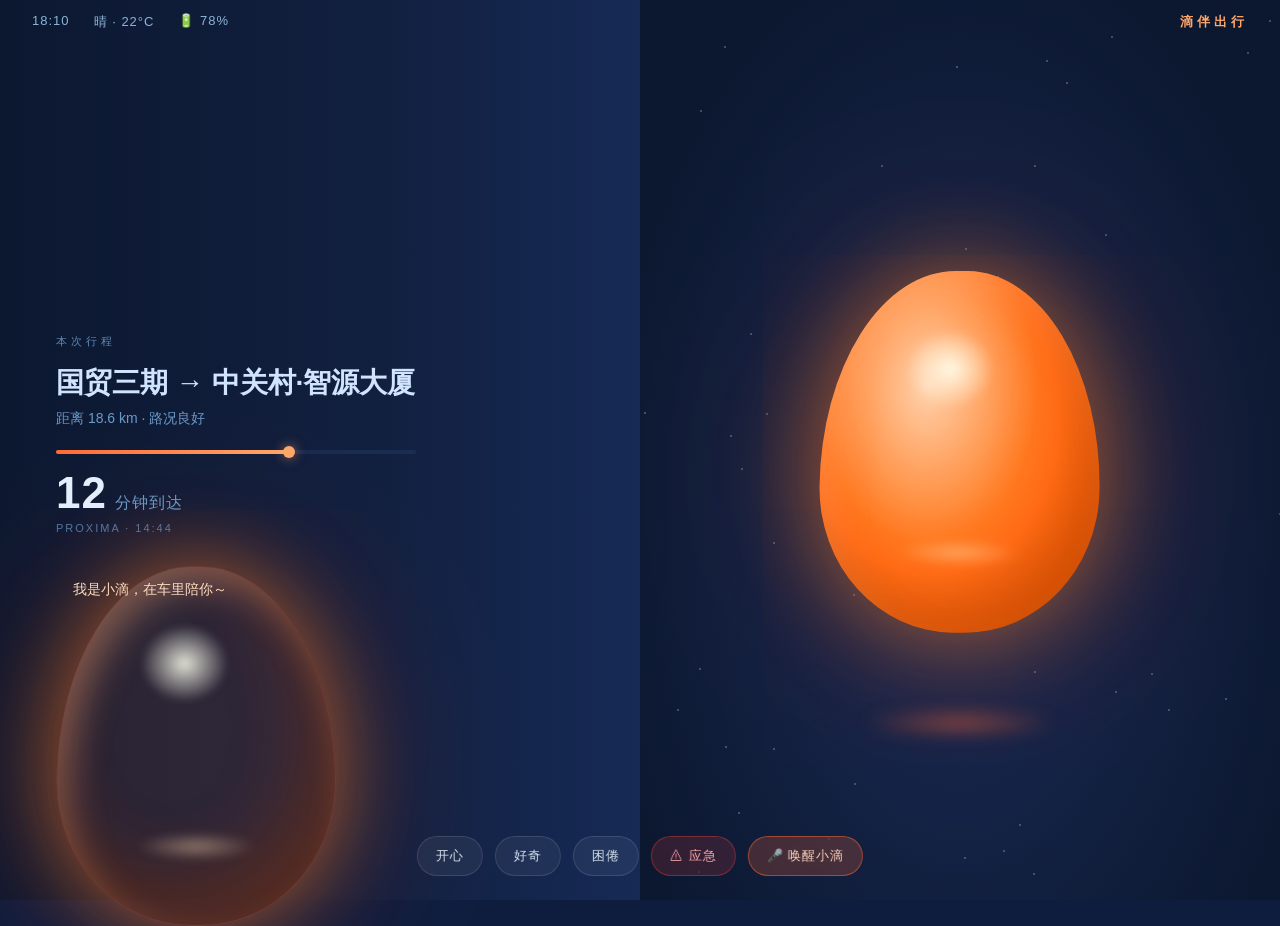
<file: demo/robotaxi-didi-demo-v3.html>
<!DOCTYPE html>
<html lang="zh-CN">
<head>
<meta charset="UTF-8">
<meta name="viewport" content="width=1920">
<title>滴伴出行 - Robotaxi 座舱 AI 伴侣</title>
<style>
* { margin: 0; padding: 0; box-sizing: border-box; }

body {
  width: 100vw; height: 100vh; overflow: hidden;
  background: #0e1d3e;
  font-family: -apple-system, 'PingFang SC', 'Microsoft YaHei', sans-serif;
  color: #e0ecff;
  user-select: none;
  -webkit-font-smoothing: antialiased;
}

/* ============ 整体布局 ============ */
.layout {
  width: 100vw; height: 100vh;
  display: grid;
  grid-template-columns: 1fr 1fr;
  position: relative;
}

/* ============ 顶部状态栏 ============ */
.statusbar {
  position: absolute; top: 0; left: 0; right: 0; height: 44px;
  display: flex; align-items: center; justify-content: space-between;
  padding: 0 32px;
  z-index: 100;
  font-size: 13px; color: #8ab4d8;
  letter-spacing: 1px;
}
.statusbar .left-info { display: flex; gap: 24px; }
.statusbar .brand {
  font-weight: 600; color: #FFA76B;
  letter-spacing: 4px;
}

/* ============ 左侧：行程 + 对话 ============ */
.left {
  background: linear-gradient(90deg, #0c1830 0%, #122040 60%, #162a56 100%);
  display: flex; flex-direction: column; justify-content: center;
  padding: 64px 56px;
  z-index: 10;
}
.trip-label {
  font-size: 11px; color: #5a8ab8; letter-spacing: 4px;
  margin-bottom: 14px;
}
.trip-route {
  font-size: 28px; font-weight: 600; color: #d0e4ff;
  margin-bottom: 8px; line-height: 1.4;
}
.trip-detail {
  font-size: 14px; color: #6a9ac8;
  margin-bottom: 22px;
}
.progress-bar {
  height: 4px; background: rgba(100,150,220,0.1);
  border-radius: 3px; position: relative;
  margin-bottom: 14px; max-width: 360px;
}
.progress-fill {
  height: 100%; width: 65%;
  background: linear-gradient(90deg, #FF6B35, #FFA76B);
  border-radius: 3px; position: relative;
}
.progress-fill::after {
  content: ''; position: absolute; right: -5px; top: -4px;
  width: 12px; height: 12px;
  background: #FFA76B; border-radius: 50%;
  box-shadow: 0 0 12px rgba(255, 167, 107, 0.6);
}
.trip-time {
  font-size: 44px; font-weight: 700; color: #e4f0ff;
  margin-bottom: 4px; letter-spacing: 1px;
}
.trip-time span {
  font-size: 16px; color: #6a9ac8; font-weight: 400;
  margin-left: 8px;
}
.trip-sub {
  font-size: 11px; color: #4a7aa8; letter-spacing: 2px;
  margin-bottom: 32px;
}

/* ============ 对话区 ============ */
.chat {
  flex: 0 0 auto; max-height: 220px;
  display: flex; flex-direction: column; gap: 10px;
  max-width: 380px;
  overflow: hidden;
}
.msg {
  max-width: 90%; padding: 11px 16px; border-radius: 14px;
  font-size: 14px; line-height: 1.6; opacity: 0;
  animation: msgFadeUp 0.4s ease forwards;
}
.msg.user {
  background: rgba(80, 130, 200, 0.18);
  color: #c0d8f0; align-self: flex-end;
  border: 1px solid rgba(80, 130, 200, 0.25);
}
.msg.didi {
  background: rgba(255, 107, 53, 0.12);
  color: #FFD2B8; align-self: flex-start;
  border: 1px solid rgba(255, 107, 53, 0.3);
}
@keyframes msgFadeUp {
  from { opacity: 0; transform: translateY(8px); }
  to   { opacity: 1; transform: translateY(0); }
}

/* ============ 右侧：小滴舞台 ============ */
.right {
  background: radial-gradient(ellipse at 50% 60%, #1a2a55 0%, #0c1830 80%);
  position: relative; overflow: hidden;
  display: flex; align-items: center; justify-content: center;
}

/* 装饰背景：星点 */
.stars { position: absolute; inset: 0; pointer-events: none; }
.stars span {
  position: absolute;
  width: 2px; height: 2px;
  background: white; border-radius: 50%;
  opacity: 0.3;
  animation: twinkle 4s ease-in-out infinite;
}
@keyframes twinkle {
  0%, 100% { opacity: 0.2; transform: scale(1); }
  50% { opacity: 0.6; transform: scale(1.4); }
}

/* ============ 小滴本体（核心）============ */
.didi-stage {
  position: relative;
  width: 100%; height: 100%;
  display: flex; align-items: center; justify-content: center;
  perspective: 1000px;
}

.didi {
  /* CSS 变量可被 JS 实时修改 */
  --hue: 22deg;
  --sat: 100%;
  --light: 58%;
  --tx: 0px;
  --ty: 0px;
  --scale-y: 1;
  --scale-x: 1;
  --tilt: 0deg;
  --glow-size: 80px;
  --glow-strength: 0.5;

  position: absolute;
  width: 280px; height: 360px;

  /* 水滴形状（顶部稍尖、底部圆润）*/
  border-radius: 48% 48% 48% 48% / 60% 60% 40% 40%;

  background: radial-gradient(
    ellipse at 38% 32%,
    hsl(var(--hue), var(--sat), calc(var(--light) + 25%)) 0%,
    hsl(var(--hue), var(--sat), var(--light)) 45%,
    hsl(var(--hue), calc(var(--sat) - 5%), calc(var(--light) - 15%)) 100%
  );

  box-shadow:
    /* 内部阴影 - 立体感 */
    inset -25px -40px 70px hsla(var(--hue), 100%, 25%, 0.4),
    inset 12px 18px 35px hsla(var(--hue), 100%, 75%, 0.35),
    /* 外部光晕 - 多层 */
    0 0 var(--glow-size) hsla(var(--hue), var(--sat), 60%, var(--glow-strength)),
    0 0 calc(var(--glow-size) * 2) hsla(var(--hue), var(--sat), 50%, calc(var(--glow-strength) * 0.5)),
    0 0 calc(var(--glow-size) * 3) hsla(var(--hue), var(--sat), 40%, calc(var(--glow-strength) * 0.2));

  transform:
    translate(var(--tx), var(--ty))
    scale(var(--scale-x), var(--scale-y))
    rotate(var(--tilt));

  transition:
    --hue 400ms ease,
    --sat 400ms ease,
    --light 400ms ease,
    --glow-size 600ms ease,
    --glow-strength 600ms ease,
    border-radius 400ms ease;

  filter: brightness(1.05) saturate(1.1);
}

/* 顶部高光 */
.didi::before {
  content: '';
  position: absolute;
  top: 16%; left: 30%;
  width: 32%; height: 22%;
  background: radial-gradient(ellipse, rgba(255, 245, 230, 0.85) 0%, transparent 70%);
  border-radius: 50%;
  filter: blur(3px);
  pointer-events: none;
}

/* 底部反光 */
.didi::after {
  content: '';
  position: absolute;
  bottom: 18%; left: 28%;
  width: 44%; height: 8%;
  background: radial-gradient(ellipse, rgba(255, 220, 180, 0.4) 0%, transparent 70%);
  border-radius: 50%;
  filter: blur(4px);
  pointer-events: none;
}

/* listening 状态：顶部凹陷 */
.didi[data-state="listening"] {
  border-radius: 40% 40% 50% 50% / 35% 35% 50% 50%;
}

/* alert 状态：锐利尖顶 */
.didi[data-state="alert"] {
  border-radius: 30% 30% 50% 50% / 70% 70% 35% 35%;
  filter: brightness(1.1) saturate(1.3);
}

/* sleepy 状态：拉扁下沉 */
.didi[data-state="sleepy"] {
  border-radius: 55% 55% 45% 45% / 50% 50% 50% 50%;
  filter: brightness(0.85) saturate(0.7);
}

/* happy 状态：轻微变扁 */
.didi[data-state="happy"] {
  filter: brightness(1.15) saturate(1.2);
}

/* 小滴底部地面光斑 */
.didi-shadow {
  position: absolute;
  bottom: 18%;
  width: 200px; height: 30px;
  background: radial-gradient(ellipse, rgba(255, 107, 53, 0.5) 0%, transparent 70%);
  border-radius: 50%;
  filter: blur(8px);
  z-index: 0;
}

/* ============ 控制栏 ============ */
.controls {
  position: absolute; bottom: 24px; left: 50%;
  transform: translateX(-50%);
  display: flex; gap: 12px;
  z-index: 50;
}
.controls button {
  background: rgba(255, 255, 255, 0.06);
  color: #d8e4f0;
  border: 1px solid rgba(255, 255, 255, 0.12);
  padding: 10px 18px;
  border-radius: 24px;
  font-size: 13px;
  cursor: pointer;
  font-family: inherit;
  letter-spacing: 1px;
  transition: all 200ms ease;
  backdrop-filter: blur(10px);
}
.controls button:hover {
  background: rgba(255, 167, 107, 0.18);
  border-color: rgba(255, 167, 107, 0.4);
  color: #FFD2B8;
  transform: translateY(-2px);
}
.controls button.mic {
  background: rgba(255, 107, 53, 0.22);
  border-color: rgba(255, 107, 53, 0.5);
  color: #FFD2B8;
}
.controls button.emergency {
  background: rgba(220, 60, 60, 0.18);
  border-color: rgba(220, 60, 60, 0.45);
  color: #ffaaaa;
}

/* ============ 主动服务弹窗 ============ */
.invite {
  position: absolute;
  top: 50%; left: 50%;
  transform: translate(-50%, calc(-50% + 200px));
  background: rgba(20, 30, 60, 0.85);
  backdrop-filter: blur(16px);
  border: 1px solid rgba(255, 167, 107, 0.3);
  border-radius: 16px;
  padding: 18px 24px;
  font-size: 14px;
  color: #FFD2B8;
  z-index: 80;
  opacity: 0; pointer-events: none;
  transition: opacity 400ms ease, transform 400ms ease;
  display: flex; align-items: center; gap: 16px;
}
.invite.show {
  opacity: 1;
  transform: translate(-50%, calc(-50% + 180px));
  pointer-events: auto;
}
.invite-options { display: flex; gap: 8px; }
.invite-options button {
  background: rgba(255, 167, 107, 0.15);
  color: #FFD2B8;
  border: 1px solid rgba(255, 167, 107, 0.3);
  padding: 6px 14px; border-radius: 14px;
  font-size: 12px; cursor: pointer;
  font-family: inherit;
}
.invite-options button:hover { background: rgba(255, 167, 107, 0.25); }
</style>
</head>
<body>

<div class="layout">

  <!-- 顶部状态栏 -->
  <div class="statusbar">
    <div class="left-info">
      <span id="clock">14:32</span>
      <span>晴 · 22°C</span>
      <span>🔋 78%</span>
    </div>
    <div class="brand">滴伴出行</div>
  </div>

  <!-- 左侧：行程 + 对话 -->
  <div class="left">
    <div class="trip-label">本次行程</div>
    <div class="trip-route">国贸三期 → 中关村·智源大厦</div>
    <div class="trip-detail">距离 18.6 km · 路况良好</div>
    <div class="progress-bar"><div class="progress-fill"></div></div>
    <div class="trip-time">12<span>分钟到达</span></div>
    <div class="trip-sub">PROXIMA · 14:44</div>
    <div class="chat" id="chat"></div>
  </div>

  <!-- 右侧：小滴舞台 -->
  <div class="right">
    <div class="stars" id="stars"></div>
    <div class="didi-stage">
      <div class="didi-shadow"></div>
      <div class="didi" id="didi" data-state="idle"></div>
    </div>
  </div>

  <!-- 主动服务弹窗 -->
  <div class="invite" id="invite">
    <div id="invite-text">外面在下雨呢，记得带伞哦～</div>
    <div class="invite-options">
      <button data-resp="ok">好的</button>
      <button data-resp="auto">你帮我选</button>
      <button data-resp="silent">安静一会儿</button>
    </div>
  </div>

  <!-- 控制栏 -->
  <div class="controls">
    <button data-emo="happy">开心</button>
    <button data-emo="curious">好奇</button>
    <button data-emo="sleepy">困倦</button>
    <button class="emergency" data-emo="alert">⚠ 应急</button>
    <button class="mic" id="mic">🎤 唤醒小滴</button>
  </div>

</div>

<script>
'use strict';

// ============ 6 种状态参数集（PRD 3.1 节）============
const STATE_CONFIGS = {
  idle: {
    hue: 22, sat: 100, light: 58, scaleX: 1.0, scaleY: 1.0, tilt: 0,
    glowSize: 90, glowStrength: 0.5,
    breathSpeed: 0.8, swaySpeed: 0.6, bobSpeed: 0.5,
    breathAmp: 0.005, swayAmp: 0.8, bobAmp: 3
  },
  happy: {
    hue: 28, sat: 100, light: 65, scaleX: 1.05, scaleY: 0.95, tilt: 0,
    glowSize: 130, glowStrength: 0.7,
    breathSpeed: 1.4, swaySpeed: 1.4, bobSpeed: 1.0,
    breathAmp: 0.012, swayAmp: 1.6, bobAmp: 6
  },
  sleepy: {
    hue: 18, sat: 70, light: 45, scaleX: 1.0, scaleY: 0.85, tilt: 4,
    glowSize: 50, glowStrength: 0.3,
    breathSpeed: 0.3, swaySpeed: 0.2, bobSpeed: 0.2,
    breathAmp: 0.008, swayAmp: 0.4, bobAmp: 1.5
  },
  alert: {
    hue: 8, sat: 100, light: 52, scaleX: 0.95, scaleY: 1.08, tilt: 0,
    glowSize: 110, glowStrength: 0.8,
    breathSpeed: 0.1, swaySpeed: 0, bobSpeed: 0,
    breathAmp: 0.001, swayAmp: 0, bobAmp: 0
  },
  curious: {
    hue: 22, sat: 100, light: 58, scaleX: 1.0, scaleY: 1.0, tilt: -10,
    glowSize: 95, glowStrength: 0.55,
    breathSpeed: 1.0, swaySpeed: 1.0, bobSpeed: 0.8,
    breathAmp: 0.006, swayAmp: 1.2, bobAmp: 4
  },
  listening: {
    hue: 22, sat: 100, light: 62, scaleX: 1.0, scaleY: 0.95, tilt: 0,
    glowSize: 120, glowStrength: 0.7,
    breathSpeed: 0.5, swaySpeed: 0, bobSpeed: 0.3,
    breathAmp: 0.01, swayAmp: 0, bobAmp: 1.5
  }
};

// ============ 当前与目标参数（用于 lerp 平滑过渡）============
let current = { ...STATE_CONFIGS.idle };
let target  = { ...STATE_CONFIGS.idle };
const LERP = 0.04;

// ============ 弹簧物理（鼠标跟随）============
let spring = { tx: 0, ty: 0, vx: 0, vy: 0 };
const STIFFNESS = 0.006;
const DAMPING   = 0.91;
let mouseX = 0, mouseY = 0;

const didi = document.getElementById('didi');
const stage = document.querySelector('.didi-stage');

// ============ 鼠标跟随 ============
document.addEventListener('mousemove', e => {
  const rect = stage.getBoundingClientRect();
  mouseX = (e.clientX - rect.left - rect.width / 2) * 0.05;
  mouseY = (e.clientY - rect.top - rect.height / 2) * 0.05;
});

// ============ 主循环 ============
let t0 = performance.now();
function animate(now) {
  const t = (now - t0) / 1000;

  // 状态参数 lerp
  for (const k in target) {
    current[k] += (target[k] - current[k]) * LERP;
  }

  // 弹簧物理
  spring.vx += (mouseX - spring.tx) * STIFFNESS;
  spring.vy += (mouseY - spring.ty) * STIFFNESS;
  spring.vx *= DAMPING;
  spring.vy *= DAMPING;
  spring.tx += spring.vx;
  spring.ty += spring.vy;

  // 多频叠加
  const breath = Math.sin(t * current.breathSpeed) * current.breathAmp;
  const sway   = (Math.sin(t * current.swaySpeed) + Math.sin(t * current.swaySpeed * 0.7 + 1)) * current.swayAmp * 0.5;
  const bob    = (Math.sin(t * current.bobSpeed)  + Math.sin(t * current.bobSpeed * 0.6))      * current.bobAmp  * 0.5;

  // 应用 CSS 变量
  const style = didi.style;
  style.setProperty('--tx', spring.tx.toFixed(2) + 'px');
  style.setProperty('--ty', (spring.ty + bob).toFixed(2) + 'px');
  style.setProperty('--scale-y', (current.scaleY + breath).toFixed(4));
  style.setProperty('--scale-x', current.scaleX.toFixed(4));
  style.setProperty('--tilt', (current.tilt + sway).toFixed(2) + 'deg');
  style.setProperty('--hue', current.hue.toFixed(1) + 'deg');
  style.setProperty('--sat', current.sat.toFixed(1) + '%');
  style.setProperty('--light', current.light.toFixed(1) + '%');
  style.setProperty('--glow-size', current.glowSize.toFixed(0) + 'px');
  style.setProperty('--glow-strength', current.glowStrength.toFixed(2));

  requestAnimationFrame(animate);
}
requestAnimationFrame(animate);

// ============ 状态切换 ============
let returnTimer = null;
function switchTo(state, autoReturn = true) {
  if (!STATE_CONFIGS[state]) return;
  target = { ...STATE_CONFIGS[state] };
  didi.dataset.state = state;

  // 状态切换弹性冲击
  spring.vy -= 4;

  if (returnTimer) { clearTimeout(returnTimer); returnTimer = null; }
  if (autoReturn && state !== 'idle' && state !== 'alert') {
    returnTimer = setTimeout(() => switchTo('idle'), 8000);
  }
}

// ============ 状态按钮 ============
document.querySelectorAll('button[data-emo]').forEach(btn => {
  btn.addEventListener('click', () => switchTo(btn.dataset.emo));
});

// ============ 麦克风：模拟语音交互 ============
const mic = document.getElementById('mic');
mic.addEventListener('click', () => {
  switchTo('listening', false);
  setTimeout(() => addMessage('user', '帮我把空调调到 24 度'), 600);
  setTimeout(() => {
    switchTo('happy');
    addMessage('didi', '好的，已为您调到 24 度');
  }, 2200);
});

// ============ 对话 ============
const chat = document.getElementById('chat');
function addMessage(who, text) {
  const div = document.createElement('div');
  div.className = 'msg ' + who;
  div.textContent = text;
  chat.appendChild(div);
  chat.scrollTop = chat.scrollHeight;
  while (chat.children.length > 5) chat.removeChild(chat.firstChild);
}

// ============ 主动服务弹窗 ============
const invite = document.getElementById('invite');
const inviteText = document.getElementById('invite-text');
const PROACTIVE_MSGS = [
  '车程还挺长的，要放点音乐打发时间吗？',
  '外面在下雨呢，到了之后注意路滑～',
  '前面有点堵，预计多花 8 分钟，要给联系人发个微信吗？'
];
let proactiveIndex = 0;
function showInvite() {
  inviteText.textContent = PROACTIVE_MSGS[proactiveIndex % PROACTIVE_MSGS.length];
  proactiveIndex++;
  invite.classList.add('show');
  switchTo('curious');
}
function hideInvite(action) {
  invite.classList.remove('show');
  if (action === 'ok')      { addMessage('didi', '好嘞~'); switchTo('happy'); }
  if (action === 'auto')    { addMessage('didi', '我来安排～'); switchTo('happy'); }
  if (action === 'silent')  { switchTo('idle'); }   // 零失落原则：不卖惨
}
document.querySelectorAll('.invite-options button').forEach(btn => {
  btn.addEventListener('click', () => hideInvite(btn.dataset.resp));
});
setTimeout(showInvite, 12000);
setInterval(() => { if (Math.random() < 0.4) showInvite(); }, 30000);

// ============ 时钟 ============
function tickClock() {
  const d = new Date();
  document.getElementById('clock').textContent =
    String(d.getHours()).padStart(2, '0') + ':' + String(d.getMinutes()).padStart(2, '0');
}
tickClock();
setInterval(tickClock, 30000);

// ============ 装饰星点 ============
const starsEl = document.getElementById('stars');
for (let i = 0; i < 50; i++) {
  const s = document.createElement('span');
  s.style.left  = Math.random() * 100 + '%';
  s.style.top   = Math.random() * 100 + '%';
  s.style.animationDelay = (Math.random() * 4) + 's';
  starsEl.appendChild(s);
}

// ============ 初始化欢迎语 ============
setTimeout(() => addMessage('didi', '我是小滴，在车里陪你～'), 1500);

// ============ 应急按钮：演示应急话术（先事实后安抚）============
document.querySelector('button.emergency').addEventListener('click', () => {
  switchTo('alert', false);
  setTimeout(() => addMessage('didi', '急刹了一下，车辆状态安全，我在陪你。'), 200);
  setTimeout(() => switchTo('idle'), 6000);
});

</script>
</body>
</html>
</file>
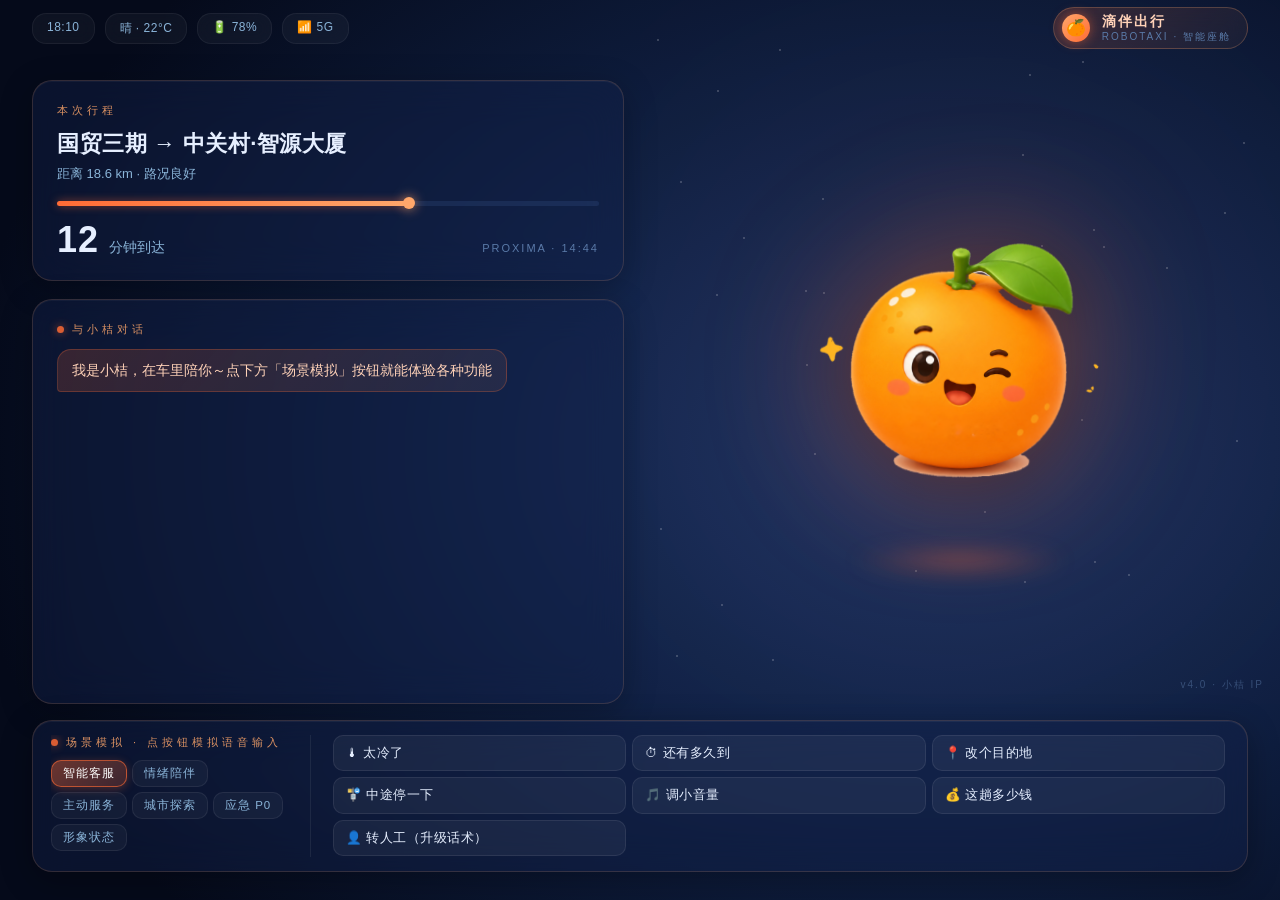
<file: demo/robotaxi-didi-demo-v4.html>
<!DOCTYPE html>
<html lang="zh-CN">
<head>
<meta charset="UTF-8">
<meta name="viewport" content="width=1920">
<title>滴伴出行 · v4 — Robotaxi 座舱 AI 伴侣 小桔</title>
<style>
/* ============ 基础 ============ */
* { margin: 0; padding: 0; box-sizing: border-box; }

:root {
  --c-orange:        #FF6B35;
  --c-orange-light:  #FFA76B;
  --c-orange-soft:   #FFD2B8;

  --c-bg-deep:       #050a1a;
  --c-bg-mid:        #0c1830;
  --c-bg-warm:       #1a3060;

  --c-text-main:     #e6efff;
  --c-text-sub:      #8ab4d8;
  --c-text-mute:     #5a7aa8;

  --card-bg:         rgba(20, 35, 75, 0.42);
  --card-border:     rgba(255, 167, 107, 0.16);
  --card-radius:     20px;

  --gap:             18px;
}

html, body { width: 100%; height: 100%; }

body {
  overflow: hidden;
  font-family: -apple-system, 'PingFang SC', 'Microsoft YaHei', sans-serif;
  color: var(--c-text-main);
  user-select: none;
  -webkit-font-smoothing: antialiased;
  background:
    radial-gradient(ellipse 75% 80% at 72% 50%, #1d3568 0%, #0e1d3e 55%, #050a1a 100%);
}

/* ============ 整体布局 ============ */
.layout {
  position: relative;
  width: 100vw; height: 100vh;
}

/* ============ 顶部状态栏 ============ */
.topbar {
  position: absolute; top: 0; left: 0; right: 0;
  height: 56px;
  display: flex; align-items: center; justify-content: space-between;
  padding: 0 32px;
  z-index: 100;
}
.status-chips { display: flex; gap: 10px; }
.chip {
  padding: 6px 14px;
  border-radius: 14px;
  background: rgba(255, 255, 255, 0.04);
  border: 1px solid rgba(255, 255, 255, 0.06);
  font-size: 12px;
  color: var(--c-text-sub);
  letter-spacing: 0.5px;
  backdrop-filter: blur(8px);
}
.brand-tag {
  display: flex; align-items: center; gap: 12px;
  padding: 6px 16px 6px 8px;
  border-radius: 22px;
  background: linear-gradient(135deg, rgba(255, 107, 53, 0.18), rgba(255, 167, 107, 0.05));
  border: 1px solid rgba(255, 167, 107, 0.25);
  backdrop-filter: blur(10px);
}
.brand-logo {
  width: 28px; height: 28px;
  border-radius: 50%;
  background: linear-gradient(135deg, #FFA76B, #FF6B35);
  display: grid; place-items: center;
  font-size: 16px;
  box-shadow: 0 0 12px rgba(255, 107, 53, 0.5);
}
.brand-text { line-height: 1.1; }
.brand-name {
  font-size: 14px; font-weight: 600;
  color: var(--c-orange-soft); letter-spacing: 2px;
}
.brand-sub {
  font-size: 10px; color: var(--c-text-mute);
  letter-spacing: 2px; margin-top: 2px;
}

/* ============ 左侧信息卡片区 ============ */
.left-panel {
  position: absolute;
  top: 80px;
  bottom: 218px;       /* 底部留给 demo-bar */
  left: 32px;
  width: calc(50% - 56px);
  display: flex; flex-direction: column; gap: var(--gap);
  z-index: 20;
}

/* 卡片通用 */
.card {
  background: var(--card-bg);
  border: 1px solid var(--card-border);
  border-radius: var(--card-radius);
  padding: 22px 24px;
  backdrop-filter: blur(20px);
  box-shadow:
    0 8px 32px rgba(0, 0, 0, 0.25),
    inset 0 1px 0 rgba(255, 255, 255, 0.04);
  position: relative;
}
.card-label {
  font-size: 11px;
  color: var(--c-orange-light);
  letter-spacing: 4px;
  margin-bottom: 12px;
  display: flex; align-items: center; gap: 8px;
  text-transform: uppercase;
  opacity: 0.85;
}

/* ----- 行程卡片 ----- */
.trip-card { flex: 0 0 auto; }
.trip-route {
  font-size: 24px; font-weight: 600;
  color: var(--c-text-main);
  margin-bottom: 6px;
  line-height: 1.3;
  letter-spacing: 0.5px;
}
.trip-detail {
  font-size: 13px;
  color: var(--c-text-sub);
  margin-bottom: 18px;
}
.progress-wrap { margin-bottom: 16px; }
.progress-bar {
  height: 5px;
  background: rgba(100, 150, 220, 0.12);
  border-radius: 3px;
  position: relative;
  overflow: visible;
}
.progress-fill {
  height: 100%; width: 65%;
  background: linear-gradient(90deg, var(--c-orange), var(--c-orange-light));
  border-radius: 3px;
  position: relative;
  box-shadow: 0 0 8px rgba(255, 107, 53, 0.5);
}
.progress-fill::after {
  content: ''; position: absolute; right: -6px; top: -3.5px;
  width: 12px; height: 12px;
  background: var(--c-orange-light);
  border-radius: 50%;
  box-shadow: 0 0 12px rgba(255, 167, 107, 0.8);
}
.trip-time-wrap {
  display: flex; align-items: baseline; gap: 10px;
}
.trip-time-num {
  font-size: 42px; font-weight: 700;
  color: var(--c-text-main);
  letter-spacing: 1px;
  line-height: 1;
}
.trip-time-unit {
  font-size: 14px;
  color: var(--c-text-sub);
}
.trip-eta {
  margin-left: auto;
  font-size: 11px;
  color: var(--c-text-mute);
  letter-spacing: 2px;
}

/* ----- 对话卡片 ----- */
.chat-card {
  flex: 1 1 auto;
  display: flex; flex-direction: column;
  min-height: 0;
}
.dot-pulse {
  display: inline-block;
  width: 7px; height: 7px;
  background: var(--c-orange);
  border-radius: 50%;
  box-shadow: 0 0 8px rgba(255, 107, 53, 0.7);
  animation: pulse 1.6s ease-in-out infinite;
}
@keyframes pulse {
  0%, 100% { opacity: 0.4; transform: scale(0.85); }
  50%      { opacity: 1;   transform: scale(1.1); }
}
.chat {
  flex: 1 1 auto;
  display: flex; flex-direction: column; gap: 10px;
  overflow-y: auto;
  padding-right: 4px;
  min-height: 80px;
}
.chat::-webkit-scrollbar { width: 0; }

.msg {
  max-width: 88%;
  padding: 10px 14px;
  border-radius: 14px;
  font-size: 14px;
  line-height: 1.55;
  opacity: 0;
  animation: msgFadeUp 0.4s ease forwards;
  word-break: break-all;
}
.msg.user {
  background: rgba(80, 130, 200, 0.18);
  color: #c0d8f0;
  align-self: flex-end;
  border: 1px solid rgba(80, 130, 200, 0.25);
  border-bottom-right-radius: 4px;
}
.msg.didi {
  background: linear-gradient(135deg, rgba(255, 107, 53, 0.18), rgba(255, 167, 107, 0.08));
  color: var(--c-orange-soft);
  align-self: flex-start;
  border: 1px solid rgba(255, 107, 53, 0.25);
  border-bottom-left-radius: 4px;
}
@keyframes msgFadeUp {
  from { opacity: 0; transform: translateY(8px); }
  to   { opacity: 1; transform: translateY(0); }
}

/* ============ 场景模拟控制条（底部长条） ============ */
.demo-bar {
  position: absolute;
  left: 32px; right: 32px; bottom: 28px;
  height: 172px;
  background: var(--card-bg);
  border: 1px solid var(--card-border);
  border-radius: var(--card-radius);
  padding: 16px 22px;
  backdrop-filter: blur(20px);
  box-shadow:
    0 8px 32px rgba(0, 0, 0, 0.30),
    inset 0 1px 0 rgba(255, 255, 255, 0.05);
  z-index: 40;
  display: grid;
  grid-template-columns: 300px 1fr;
  gap: 22px;
  align-items: stretch;
}
.demo-bar-head {
  display: flex; flex-direction: column; gap: 8px;
  border-right: 1px solid rgba(255, 255, 255, 0.07);
  padding-right: 22px;
  min-width: 0;
  overflow: hidden;
}
.demo-bar-head .card-label { margin-bottom: 2px; }

.demo-tabs {
  display: flex; flex-wrap: wrap;
  gap: 5px;
}
.demo-tabs .tab {
  background: rgba(255, 255, 255, 0.04);
  color: var(--c-text-sub);
  border: 1px solid rgba(255, 255, 255, 0.07);
  padding: 5px 11px;
  border-radius: 10px;
  font-size: 11.5px;
  cursor: pointer;
  font-family: inherit;
  letter-spacing: 1px;
  transition: all 180ms ease;
}
.demo-tabs .tab:hover {
  background: rgba(255, 167, 107, 0.10);
  color: var(--c-orange-soft);
  border-color: rgba(255, 167, 107, 0.25);
}
.demo-tabs .tab.active {
  background: linear-gradient(135deg, rgba(255, 107, 53, 0.40), rgba(255, 107, 53, 0.20));
  color: #fff;
  border-color: rgba(255, 107, 53, 0.60);
  box-shadow: 0 2px 10px rgba(255, 107, 53, 0.28);
}

.demo-desc {
  font-size: 11px;
  color: var(--c-text-mute);
  letter-spacing: 0.4px;
  line-height: 1.55;
  margin-top: auto;       /* 底部对齐 */
}

.demo-buttons {
  display: grid;
  grid-template-columns: repeat(4, 1fr);
  grid-auto-rows: min-content;
  gap: 8px;
  align-content: start;
  overflow-y: auto;
  padding-right: 4px;
  min-width: 0;
}
.demo-buttons::-webkit-scrollbar { width: 4px; }
.demo-buttons::-webkit-scrollbar-thumb {
  background: rgba(255, 167, 107, 0.18);
  border-radius: 2px;
}
.demo-buttons button {
  background: rgba(255, 255, 255, 0.05);
  color: var(--c-text-main);
  border: 1px solid rgba(255, 255, 255, 0.08);
  padding: 9px 12px;
  border-radius: 10px;
  font-size: 12.5px;
  cursor: pointer;
  font-family: inherit;
  letter-spacing: 0.5px;
  text-align: left;
  transition: all 180ms ease;
  line-height: 1.3;
  white-space: nowrap;
  overflow: hidden;
  text-overflow: ellipsis;
}
.demo-buttons button:hover {
  background: rgba(255, 167, 107, 0.16);
  border-color: rgba(255, 167, 107, 0.42);
  color: var(--c-orange-soft);
  transform: translateY(-1px);
}
.demo-buttons button:active {
  transform: translateY(0);
}
.demo-buttons button[data-kind="emergency"] {
  background: rgba(220, 60, 60, 0.14);
  border-color: rgba(220, 60, 60, 0.32);
  color: #ffb0b0;
}
.demo-buttons button[data-kind="emergency"]:hover {
  background: rgba(220, 60, 60, 0.24);
  border-color: rgba(220, 60, 60, 0.55);
  color: #ffd0d0;
}
.demo-buttons button[data-kind="state"] {
  background: rgba(120, 160, 255, 0.10);
  border-color: rgba(120, 160, 255, 0.22);
  color: #b8d0ff;
}
.demo-buttons button[data-kind="state"]:hover {
  background: rgba(120, 160, 255, 0.18);
  color: #d0e0ff;
}

/* ============ 右侧：小桔主舞台 ============ */
.right-stage {
  position: absolute;
  top: 0; right: 0;
  bottom: 218px;       /* 底部留给 demo-bar */
  width: 50%;
  display: flex; align-items: center; justify-content: center;
  overflow: hidden;
  z-index: 10;
}

/* 装饰星点 */
.stars { position: absolute; inset: 0; pointer-events: none; }
.stars span {
  position: absolute;
  width: 2px; height: 2px;
  background: white; border-radius: 50%;
  opacity: 0.25;
  animation: twinkle 4s ease-in-out infinite;
}
@keyframes twinkle {
  0%, 100% { opacity: 0.15; transform: scale(1); }
  50%      { opacity: 0.55; transform: scale(1.4); }
}

/* ============ 小桔本体（橘子 PNG）============ */
.mascot-stage {
  position: relative;
  width: 100%; height: 100%;
  display: flex; align-items: center; justify-content: center;
  perspective: 1000px;
  transition: transform 520ms cubic-bezier(0.25, 1, 0.5, 1);
  transform-origin: bottom center;
}
/* 气泡显示时：小桔自动下移 + 微缩，给气泡让位 */
.mascot-stage.invite-shown {
  transform: translateY(54px) scale(0.86);
}

.mascot {
  --tx: 0px;
  --ty: 0px;
  --scale: 1;
  --tilt: 0deg;
  --glow-size: 60px;
  --glow-strength: 0.45;
  --glow-color: 255, 107, 53;
  --img-brightness: 1;
  --img-saturate: 1;

  position: relative;
  width: 380px; height: 380px;
  display: flex; align-items: center; justify-content: center;

  transform:
    translate(var(--tx), var(--ty))
    scale(var(--scale))
    rotate(var(--tilt));

  transition:
    --glow-size 600ms ease,
    --glow-strength 600ms ease,
    --glow-color 400ms ease,
    --img-brightness 400ms ease,
    --img-saturate 400ms ease;

  z-index: 5;
}

.mascot-img {
  width: 100%; height: 100%;
  object-fit: contain;
  filter:
    brightness(var(--img-brightness))
    saturate(var(--img-saturate))
    drop-shadow(0 0 var(--glow-size) rgba(var(--glow-color), var(--glow-strength)))
    drop-shadow(0 0 calc(var(--glow-size) * 2) rgba(var(--glow-color), calc(var(--glow-strength) * 0.5)))
    drop-shadow(0 12px 24px rgba(0, 0, 0, 0.35));
  pointer-events: none;
  user-select: none;
  -webkit-user-drag: none;
}

/* 地面光斑 */
.mascot-shadow {
  position: absolute;
  bottom: 18%;
  width: 220px; height: 32px;
  background: radial-gradient(ellipse, rgba(255, 107, 53, 0.45) 0%, transparent 70%);
  border-radius: 50%;
  filter: blur(10px);
  z-index: 1;
  animation: shadowBreath 3.2s ease-in-out infinite;
}
@keyframes shadowBreath {
  0%, 100% { transform: scale(1);   opacity: 0.7; }
  50%      { transform: scale(0.9); opacity: 0.5; }
}

/* listening：脉冲光环 */
.mascot[data-state="listening"]::before {
  content: '';
  position: absolute;
  width: 100%; height: 100%;
  border-radius: 50%;
  border: 2px solid rgba(255, 167, 107, 0.5);
  animation: pulseRing 1.4s ease-out infinite;
  pointer-events: none;
}
@keyframes pulseRing {
  0%   { transform: scale(0.8); opacity: 1; }
  100% { transform: scale(1.6); opacity: 0; }
}

/* ============ 小桔装饰层（多形态系统） ============ */
.mascot-decor {
  position: absolute;
  inset: 0;
  pointer-events: none;
}
.mascot-decor--back  { z-index: 4; }
.mascot-decor--front { z-index: 6; }

/* —— 漂浮 emoji（happy/sleepy/curious 用）—— */
.decor-float {
  position: absolute;
  font-size: 30px;
  bottom: 75%;
  opacity: 0;
  animation: floatUp 3s ease-in-out infinite;
  filter: drop-shadow(0 2px 8px rgba(0, 0, 0, 0.3));
}
.decor-float:nth-child(1) { left: 22%; animation-delay: 0s;   }
.decor-float:nth-child(2) { left: 50%; animation-delay: 1s;   font-size: 36px; }
.decor-float:nth-child(3) { left: 75%; animation-delay: 2s;   }
@keyframes floatUp {
  0%   { transform: translateY(0)    scale(0.6); opacity: 0; }
  20%  { opacity: 1; }
  100% { transform: translateY(-90px) scale(1.1); opacity: 0; }
}

/* —— 头顶装饰（雨天伞、惊讶气泡等）—— */
.decor-hat {
  position: absolute;
  font-size: 64px;
  left: 50%;
  top: -8%;
  transform-origin: bottom center;
  animation: hatBob 2.4s ease-in-out infinite;
  filter: drop-shadow(0 4px 10px rgba(0, 0, 0, 0.4));
}
@keyframes hatBob {
  0%, 100% { transform: translateX(-50%) rotate(-8deg) translateY(0); }
  50%      { transform: translateX(-50%) rotate(-4deg) translateY(-4px); }
}

/* —— 侧面装饰（夜晚月亮、问号气泡等）—— */
.decor-side {
  position: absolute;
  font-size: 52px;
  right: -6%;
  top: 8%;
  animation: sideFloat 3.6s ease-in-out infinite;
  filter: drop-shadow(0 0 14px rgba(255, 230, 150, 0.6));
}
@keyframes sideFloat {
  0%, 100% { transform: translateY(0)    rotate(-4deg); }
  50%      { transform: translateY(-10px) rotate(6deg); }
}

/* —— 头顶旗子（探索模式）—— */
.decor-flag {
  position: absolute;
  font-size: 44px;
  left: 50%;
  top: -4%;
  transform: translateX(-50%);
  animation: flagWave 1.4s ease-in-out infinite;
  filter: drop-shadow(0 3px 6px rgba(0, 0, 0, 0.35));
}
@keyframes flagWave {
  0%, 100% { transform: translateX(-50%) rotate(-12deg); }
  50%      { transform: translateX(-50%) rotate(12deg);  }
}

/* —— 守护盾光环（应急 L3）—— */
.decor-shield {
  position: absolute;
  left: 50%; top: 50%;
  width: 110%; height: 110%;
  transform: translate(-50%, -50%);
  border-radius: 50%;
  border: 3px solid rgba(255, 130, 80, 0.55);
  box-shadow:
    0 0 40px rgba(255, 130, 80, 0.45),
    inset 0 0 30px rgba(255, 130, 80, 0.25);
  animation: shieldPulse 1.8s ease-in-out infinite;
}
.decor-shield::after {
  content: '🛡';
  position: absolute;
  top: -16px; left: 50%;
  transform: translateX(-50%);
  font-size: 36px;
  filter: drop-shadow(0 2px 6px rgba(0, 0, 0, 0.4));
}
@keyframes shieldPulse {
  0%, 100% { transform: translate(-50%, -50%) scale(1);    opacity: 0.6; }
  50%      { transform: translate(-50%, -50%) scale(1.06); opacity: 1;   }
}

/* —— 雨滴（雨天形态背景层）—— */
.decor-rain {
  position: absolute;
  inset: 0;
  overflow: hidden;
}
.decor-rain span {
  position: absolute;
  top: -20px;
  width: 2px; height: 14px;
  background: linear-gradient(transparent, rgba(180, 220, 255, 0.7));
  border-radius: 2px;
  animation: rainFall 1.2s linear infinite;
}
@keyframes rainFall {
  0%   { transform: translateY(0)    rotate(8deg); opacity: 0; }
  20%  { opacity: 1; }
  100% { transform: translateY(420px) rotate(8deg); opacity: 0; }
}

/* alert：危险红圈警示 */
.mascot[data-state="alert"]::before {
  content: '';
  position: absolute;
  width: 110%; height: 110%;
  border-radius: 50%;
  border: 3px solid rgba(255, 80, 80, 0.6);
  animation: alertFlash 0.6s ease-in-out infinite alternate;
  pointer-events: none;
}
@keyframes alertFlash {
  0%   { opacity: 0.4; transform: scale(0.95); }
  100% { opacity: 1;   transform: scale(1.05); }
}

/* ============ 主动邀请弹窗（颜色 + 图标随当前小桔形态变化）============ */
.invite {
  /* 默认橙色调（idle/curious 时） */
  --invite-tone: 255, 167, 107;
  --invite-soft: 255, 210, 184;

  position: absolute;
  /* 固定 96px：完全避开 topbar (56px) + 40px 呼吸距离，跟右上 brand-tag 错开垂直层 */
  top: 96px;
  left: 50%;
  transform: translate(-50%, -10px);
  width: 360px;
  background: linear-gradient(135deg, rgba(40, 60, 110, 0.92), rgba(20, 35, 75, 0.92));
  backdrop-filter: blur(16px);
  border: 1px solid rgba(var(--invite-tone), 0.5);
  border-radius: 18px;
  padding: 16px 18px;
  z-index: 80;
  opacity: 0; pointer-events: none;
  transition:
    opacity 400ms ease,
    transform 400ms cubic-bezier(.16,1.16,.42,1.05),
    border-color 400ms ease,
    box-shadow 400ms ease;
  box-shadow:
    0 16px 40px rgba(0, 0, 0, 0.4),
    0 0 28px rgba(var(--invite-tone), 0.22);
}
.invite.show {
  opacity: 1;
  transform: translate(-50%, 0);
  pointer-events: auto;
}
/* 指向橘子的小尾巴 */
.invite::after {
  content: '';
  position: absolute;
  bottom: -8px; left: 50%;
  transform: translateX(-50%) rotate(45deg);
  width: 16px; height: 16px;
  background: rgba(20, 35, 75, 0.92);
  border-right: 1px solid rgba(var(--invite-tone), 0.5);
  border-bottom: 1px solid rgba(var(--invite-tone), 0.5);
  transition: border-color 400ms ease;
}
.invite-text {
  font-size: 14px;
  color: rgba(var(--invite-soft), 1);
  line-height: 1.55;
  margin-bottom: 12px;
  display: flex; align-items: flex-start; gap: 8px;
  transition: color 400ms ease;
}
.invite-text::before {
  content: attr(data-icon);
  font-size: 16px;
  flex-shrink: 0;
  margin-top: 1px;
}
.invite-options { display: flex; gap: 8px; }
.invite-options button {
  flex: 1;
  background: rgba(var(--invite-tone), 0.14);
  color: rgba(var(--invite-soft), 0.95);
  border: 1px solid rgba(var(--invite-tone), 0.32);
  padding: 7px 12px; border-radius: 12px;
  font-size: 12px; cursor: pointer;
  font-family: inherit;
  transition: all 180ms ease;
}
.invite-options button:hover {
  background: rgba(var(--invite-tone), 0.26);
  transform: translateY(-1px);
}
.invite-options button[data-resp="silent"] {
  background: rgba(255, 255, 255, 0.04);
  color: var(--c-text-sub);
  border-color: rgba(255, 255, 255, 0.08);
}

/* ============ 角标 + 版本水印（隐式提示）============ */
.version-tag {
  position: absolute;
  bottom: 12px; right: 16px;
  font-size: 10px;
  color: var(--c-text-mute);
  letter-spacing: 2px;
  z-index: 5;
  opacity: 0.5;
}

/* ============ 响应式：低分辨率适配（最低 1366）============ */
@media (max-width: 1500px) {
  .mascot { width: 320px; height: 320px; }
  .trip-route { font-size: 22px; }
  .trip-time-num { font-size: 36px; }
  .left-panel { width: calc(50% - 48px); bottom: 196px; }
  .right-stage { bottom: 196px; }
  .demo-bar {
    height: 152px;
    grid-template-columns: 260px 1fr;
    padding: 14px 18px;
  }
  .demo-buttons {
    grid-template-columns: repeat(3, 1fr);
    gap: 6px;
  }
}
</style>
</head>
<body>

<div class="layout">

  <!-- 顶部状态栏 -->
  <header class="topbar">
    <div class="status-chips">
      <span class="chip" id="clock">14:32</span>
      <span class="chip">晴 · 22°C</span>
      <span class="chip">🔋 78%</span>
      <span class="chip">📶 5G</span>
    </div>
    <div class="brand-tag">
      <div class="brand-logo">🍊</div>
      <div class="brand-text">
        <div class="brand-name">滴伴出行</div>
        <div class="brand-sub">ROBOTAXI · 智能座舱</div>
      </div>
    </div>
  </header>

  <!-- 左侧信息卡片堆栈 -->
  <aside class="left-panel">

    <!-- 行程卡片 -->
    <section class="card trip-card">
      <div class="card-label">本次行程</div>
      <h1 class="trip-route">国贸三期 → 中关村·智源大厦</h1>
      <div class="trip-detail">距离 18.6 km · 路况良好</div>
      <div class="progress-wrap">
        <div class="progress-bar"><div class="progress-fill"></div></div>
      </div>
      <div class="trip-time-wrap">
        <span class="trip-time-num">12</span>
        <span class="trip-time-unit">分钟到达</span>
        <span class="trip-eta">PROXIMA · 14:44</span>
      </div>
    </section>

    <!-- 对话卡片 -->
    <section class="card chat-card">
      <div class="card-label"><span class="dot-pulse"></span> 与小桔对话</div>
      <div class="chat" id="chat"></div>
    </section>

  </aside>

  <!-- 右侧：小桔主舞台 -->
  <main class="right-stage">
    <div class="stars" id="stars"></div>

    <!-- 主动邀请：从橘子上方滑入；颜色和图标随小桔形态自动匹配 -->
    <div class="invite" id="invite">
      <div class="invite-text" id="invite-text" data-icon="🍊">外面在下雨呢，记得带伞哦～</div>
      <div class="invite-options">
        <button data-resp="ok">好的</button>
        <button data-resp="auto">你帮我选</button>
        <button data-resp="silent">安静一会儿</button>
      </div>
    </div>

    <!-- 小桔本体 -->
    <div class="mascot-stage">
      <div class="mascot-shadow"></div>
      <div class="mascot" id="mascot" data-state="idle">
        <!-- 装饰层（漂浮 emoji / 头顶帽 / 侧面光晕 / 守护盾等） -->
        <div class="mascot-decor mascot-decor--back" id="mascotDecorBack"></div>
        <img src="assets/mascot-orange.png" alt="小桔" class="mascot-img" draggable="false">
        <div class="mascot-decor mascot-decor--front" id="mascotDecorFront"></div>
      </div>
    </div>

    <div class="version-tag">v4.0 · 小桔 IP</div>
  </main>

  <!-- ====== 场景模拟控制条（底部长条） ====== -->
  <section class="demo-bar">
    <div class="demo-bar-head">
      <div class="card-label">
        <span class="dot-pulse"></span> 场景模拟 · 点按钮模拟语音输入
      </div>
      <div class="demo-tabs" id="demoTabs">
        <button class="tab active" data-tab="kefu">智能客服</button>
        <button class="tab" data-tab="emo">情绪陪伴</button>
        <button class="tab" data-tab="active">主动服务</button>
        <button class="tab" data-tab="city">城市探索</button>
        <button class="tab" data-tab="emergency">应急 P0</button>
        <button class="tab" data-tab="state">形象状态</button>
      </div>
      <div class="demo-desc" id="demoDesc"></div>
    </div>
    <div class="demo-buttons" id="demoButtons"></div>
  </section>

</div>

<script>
'use strict';

/* ============================================================
   小桔 10 种形态（PRD 3.1：6 情绪 + 4 场景化形变）
   - 视觉参数: scale / tilt / glow / brightness / saturate / 呼吸
   - decor: 装饰层配置（漂浮 emoji / 头顶帽 / 侧面装饰 / 旗子 / 守护盾 / 雨滴）
   ============================================================ */
const STATE_CONFIGS = {
  idle: {
    scale: 1.0, tilt: 0,
    glowSize: 70,  glowStrength: 0.45, glowColor: '255, 107, 53',
    imgBrightness: 1.0, imgSaturate: 1.0,
    breathSpeed: 0.8, swaySpeed: 0.5, bobSpeed: 0.5,
    breathAmp: 0.008, swayAmp: 0.6, bobAmp: 4,
    decor: null,
    icon: '🍊', tone: '255, 167, 107', soft: '255, 210, 184',
    line: null
  },
  happy: {
    scale: 1.04, tilt: 0,
    glowSize: 110, glowStrength: 0.7, glowColor: '255, 200, 100',
    imgBrightness: 1.08, imgSaturate: 1.1,
    breathSpeed: 1.4, swaySpeed: 1.3, bobSpeed: 1.0,
    breathAmp: 0.018, swayAmp: 1.6, bobAmp: 8,
    decor: { kind: 'float', items: ['💖', '✨', '💖'] },
    icon: '😊', tone: '255, 200, 100', soft: '255, 230, 180',
    lines: ['心情突然好起来了～', '哈哈，开心捕获！', '今天感觉特别棒']
  },
  curious: {
    scale: 1.0, tilt: -8,
    glowSize: 85, glowStrength: 0.55, glowColor: '255, 167, 107',
    imgBrightness: 1.04, imgSaturate: 1.05,
    breathSpeed: 1.0, swaySpeed: 1.0, bobSpeed: 0.8,
    breathAmp: 0.008, swayAmp: 1.2, bobAmp: 5,
    decor: { kind: 'side', emoji: '❓' },
    icon: '🤔', tone: '255, 167, 107', soft: '255, 210, 184',
    lines: ['嗯？哪里不对劲', '咦？我看看', '有点意思呀']
  },
  listening: {
    scale: 1.02, tilt: 0,
    glowSize: 100, glowStrength: 0.7, glowColor: '255, 167, 107',
    imgBrightness: 1.06, imgSaturate: 1.08,
    breathSpeed: 0.5, swaySpeed: 0, bobSpeed: 0.3,
    breathAmp: 0.014, swayAmp: 0, bobAmp: 2,
    decor: { kind: 'float', items: ['🎵', '♪', '🎵'] },
    icon: '👂', tone: '255, 167, 107', soft: '255, 210, 184',
    lines: ['我在认真听呢', '你说，我听着']
  },
  sleepy: {
    scale: 0.96, tilt: 4,
    glowSize: 35, glowStrength: 0.25, glowColor: '180, 100, 60',
    imgBrightness: 0.78, imgSaturate: 0.7,
    breathSpeed: 0.3, swaySpeed: 0.2, bobSpeed: 0.2,
    breathAmp: 0.012, swayAmp: 0.4, bobAmp: 1.5,
    decor: { kind: 'float', items: ['💤', '💤', '💤'] },
    icon: '💤', tone: '180, 130, 90', soft: '230, 200, 170',
    lines: ['我有点想打盹了…', '夜深啦，安静一会儿', '困意上来了']
  },
  alert: {
    scale: 1.02, tilt: 0,
    glowSize: 100, glowStrength: 0.85, glowColor: '255, 80, 60',
    imgBrightness: 1.05, imgSaturate: 1.25,
    breathSpeed: 0.1, swaySpeed: 0, bobSpeed: 0,
    breathAmp: 0.001, swayAmp: 0, bobAmp: 0,
    decor: { kind: 'side', emoji: '❗' },
    icon: '⚠️', tone: '255, 100, 80', soft: '255, 200, 200',
    lines: ['我注意到了，提高警惕', '收到，进入警戒']
  },

  /* ===== 4 种 PRD 场景化形态 ===== */
  rainy: {
    scale: 1.0, tilt: -3,
    glowSize: 65, glowStrength: 0.4, glowColor: '120, 180, 220',
    imgBrightness: 0.92, imgSaturate: 0.85,
    breathSpeed: 0.5, swaySpeed: 0.4, bobSpeed: 0.3,
    breathAmp: 0.01, swayAmp: 0.5, bobAmp: 2,
    decor: { kind: 'rainy', emoji: '☂️' },
    icon: '☂️', tone: '120, 180, 220', soft: '200, 225, 245',
    lines: ['外面下雨啦，我先给你撑把伞', '雨有点大，我陪你慢慢走']
  },
  night: {
    scale: 0.98, tilt: 0,
    glowSize: 95, glowStrength: 0.65, glowColor: '255, 215, 130',
    imgBrightness: 0.85, imgSaturate: 0.95,
    breathSpeed: 0.4, swaySpeed: 0.3, bobSpeed: 0.3,
    breathAmp: 0.014, swayAmp: 0.4, bobAmp: 2.5,
    decor: { kind: 'side', emoji: '🌙' },
    icon: '🌙', tone: '255, 215, 130', soft: '255, 235, 190',
    lines: ['夜深了，我把光调暖一些', '晚上好，我陪你回家']
  },
  explore: {
    scale: 1.05, tilt: 3,
    glowSize: 105, glowStrength: 0.7, glowColor: '255, 200, 90',
    imgBrightness: 1.06, imgSaturate: 1.12,
    breathSpeed: 1.2, swaySpeed: 1.0, bobSpeed: 1.2,
    breathAmp: 0.014, swayAmp: 1.4, bobAmp: 7,
    decor: { kind: 'flag', emoji: '🚩' },
    icon: '🗺', tone: '255, 200, 90', soft: '255, 230, 170',
    lines: ['走，带你看看路过的风景', '探索模式开启！']
  },
  guardian: {
    scale: 1.05, tilt: 0,
    glowSize: 130, glowStrength: 0.85, glowColor: '255, 130, 80',
    imgBrightness: 1.08, imgSaturate: 1.18,
    breathSpeed: 0.3, swaySpeed: 0, bobSpeed: 0,
    breathAmp: 0.005, swayAmp: 0, bobAmp: 0,
    decor: { kind: 'shield' },
    icon: '🛡', tone: '255, 130, 80', soft: '255, 200, 170',
    lines: ['别怕，我守在这里', '一切交给我，你保持镇定']
  }
};

function randomLine(state) {
  const cfg = STATE_CONFIGS[state];
  if (!cfg) return null;
  if (cfg.lines && cfg.lines.length) {
    return cfg.lines[Math.floor(Math.random() * cfg.lines.length)];
  }
  return cfg.line || null;
}

/* ============ 当前与目标参数（lerp 平滑过渡）============ */
let current = { ...STATE_CONFIGS.idle };
let target  = { ...STATE_CONFIGS.idle };
const LERP = 0.05;

/* ============ 弹簧物理（鼠标跟随）============ */
let spring = { tx: 0, ty: 0, vx: 0, vy: 0 };
const STIFFNESS = 0.012;       // 调硬：从 0.006 → 0.012，弹簧响应更跟手，残余晃动更快归位
const DAMPING   = 0.86;        // 阻尼略大：从 0.9 → 0.86，避免长时间衰减振荡
const SPRING_VELOCITY_CAP = 6; // 速度上限：防止累积冲量导致的剧烈抖动
let mouseX = 0, mouseY = 0;

const mascot = document.getElementById('mascot');
const stage  = document.querySelector('.mascot-stage');

document.addEventListener('mousemove', e => {
  const rect = stage.getBoundingClientRect();
  mouseX = (e.clientX - rect.left - rect.width / 2)  * 0.04;
  mouseY = (e.clientY - rect.top  - rect.height / 2) * 0.04;
});

/* ============ 数值 lerp 主循环 ============ */
const numericKeys = [
  'scale', 'tilt',
  'glowSize', 'glowStrength',
  'imgBrightness', 'imgSaturate',
  'breathSpeed', 'swaySpeed', 'bobSpeed',
  'breathAmp', 'swayAmp', 'bobAmp'
];

let t0 = performance.now();
function animate(now) {
  const t = (now - t0) / 1000;

  for (const k of numericKeys) {
    current[k] += (target[k] - current[k]) * LERP;
  }
  current.glowColor = target.glowColor;

  spring.vx += (mouseX - spring.tx) * STIFFNESS;
  spring.vy += (mouseY - spring.ty) * STIFFNESS;
  spring.vx *= DAMPING;
  spring.vy *= DAMPING;
  // 速度截断，防止任何意外脉冲累积
  if (spring.vx >  SPRING_VELOCITY_CAP) spring.vx =  SPRING_VELOCITY_CAP;
  if (spring.vx < -SPRING_VELOCITY_CAP) spring.vx = -SPRING_VELOCITY_CAP;
  if (spring.vy >  SPRING_VELOCITY_CAP) spring.vy =  SPRING_VELOCITY_CAP;
  if (spring.vy < -SPRING_VELOCITY_CAP) spring.vy = -SPRING_VELOCITY_CAP;
  spring.tx += spring.vx;
  spring.ty += spring.vy;

  const breath = Math.sin(t * current.breathSpeed) * current.breathAmp;
  const sway   = (Math.sin(t * current.swaySpeed) + Math.sin(t * current.swaySpeed * 0.7 + 1)) * current.swayAmp * 0.5;
  const bob    = (Math.sin(t * current.bobSpeed)  + Math.sin(t * current.bobSpeed * 0.6))      * current.bobAmp  * 0.5;

  const style = mascot.style;
  style.setProperty('--tx',              spring.tx.toFixed(2) + 'px');
  style.setProperty('--ty',              (spring.ty + bob).toFixed(2) + 'px');
  style.setProperty('--scale',           (current.scale + breath).toFixed(4));
  style.setProperty('--tilt',            (current.tilt + sway).toFixed(2) + 'deg');
  style.setProperty('--glow-size',       current.glowSize.toFixed(0) + 'px');
  style.setProperty('--glow-strength',   current.glowStrength.toFixed(2));
  style.setProperty('--glow-color',      current.glowColor);
  style.setProperty('--img-brightness',  current.imgBrightness.toFixed(3));
  style.setProperty('--img-saturate',    current.imgSaturate.toFixed(3));

  requestAnimationFrame(animate);
}
requestAnimationFrame(animate);

/* ============ 装饰层渲染 ============ */
const decorBack  = document.getElementById('mascotDecorBack');
const decorFront = document.getElementById('mascotDecorFront');

function setDecor(cfg) {
  decorBack.innerHTML  = '';
  decorFront.innerHTML = '';
  if (!cfg) return;
  switch (cfg.kind) {
    case 'float': {           // 漂浮 emoji（前景）
      cfg.items.forEach(emoji => {
        const s = document.createElement('span');
        s.className = 'decor-float';
        s.textContent = emoji;
        decorFront.appendChild(s);
      });
      break;
    }
    case 'hat': {             // 头顶大装饰（前景）
      const s = document.createElement('span');
      s.className = 'decor-hat';
      s.textContent = cfg.emoji;
      decorFront.appendChild(s);
      break;
    }
    case 'side': {            // 侧面装饰（前景）
      const s = document.createElement('span');
      s.className = 'decor-side';
      s.textContent = cfg.emoji;
      decorFront.appendChild(s);
      break;
    }
    case 'flag': {            // 头顶旗帜（前景）
      const s = document.createElement('span');
      s.className = 'decor-flag';
      s.textContent = cfg.emoji;
      decorFront.appendChild(s);
      break;
    }
    case 'shield': {          // 守护光环（背景层）
      const s = document.createElement('div');
      s.className = 'decor-shield';
      decorBack.appendChild(s);
      break;
    }
    case 'rainy': {           // 雨滴（背景）+ 头顶伞（前景）
      const rain = document.createElement('div');
      rain.className = 'decor-rain';
      for (let i = 0; i < 14; i++) {
        const drop = document.createElement('span');
        drop.style.left = (Math.random() * 100) + '%';
        drop.style.animationDelay = (Math.random() * 1.2) + 's';
        drop.style.animationDuration = (0.8 + Math.random() * 0.7) + 's';
        rain.appendChild(drop);
      }
      decorBack.appendChild(rain);
      const hat = document.createElement('span');
      hat.className = 'decor-hat';
      hat.textContent = cfg.emoji;
      decorFront.appendChild(hat);
      break;
    }
  }
}

/* ============ 状态切换 ============ */
let returnTimer       = null;
let lastSwitchTime    = 0;
const SWITCH_BOUNCE_MS = 400;     // 同一形态切换冷却（避免短时间重复触发抖动）

function switchTo(state, autoReturn = true) {
  if (!STATE_CONFIGS[state]) return;

  // 防抖：同一目标状态短时间重复切换 → 直接忽略（防止累积抖动）
  const now = performance.now();
  if (mascot.dataset.state === state && now - lastSwitchTime < SWITCH_BOUNCE_MS) {
    return;
  }
  lastSwitchTime = now;

  target = { ...STATE_CONFIGS[state] };
  mascot.dataset.state = state;
  setDecor(STATE_CONFIGS[state].decor);

  // 轻微的反馈脉冲：从 -4 改成 -1.5，并且只在切换到非 idle 时触发
  // 配合速度截断，单次脉冲温和，多次叠加也不会失控
  if (state !== 'idle') {
    spring.vy = Math.max(spring.vy - 1.5, -SPRING_VELOCITY_CAP);
  }

  if (returnTimer) { clearTimeout(returnTimer); returnTimer = null; }
  if (autoReturn && state !== 'idle' && state !== 'alert') {
    returnTimer = setTimeout(() => switchTo('idle'), 8000);
  }
}

/* ============ 对话 ============ */
const chat = document.getElementById('chat');
function addMessage(who, text) {
  const div = document.createElement('div');
  div.className = 'msg ' + who;
  div.textContent = text;
  chat.appendChild(div);
  chat.scrollTop = chat.scrollHeight;
  while (chat.children.length > 8) chat.removeChild(chat.firstChild);
}

/* ============ 主动邀请弹窗（支持自定义文案 + 接受/代办回复 + 自动 fallback） ============ */
const invite      = document.getElementById('invite');
const inviteText  = document.getElementById('invite-text');
let inviteAccept  = '好的，这就给您安排～';
let inviteAuto    = '没问题，我来挑～';
let inviteTimer   = null;
const INVITE_TIMEOUT_MS = 14000;     // 14 秒未响应自动收起

function showInvite(text, opts = {}) {
  const state = opts.state || 'curious';
  const cfg   = STATE_CONFIGS[state] || STATE_CONFIGS.curious;

  inviteText.textContent = text;
  inviteText.dataset.icon = opts.icon || cfg.icon || '🍊';

  // 气泡颜色跟形态匹配（边框、阴影、按钮、文字色）
  invite.style.setProperty('--invite-tone', cfg.tone || '255, 167, 107');
  invite.style.setProperty('--invite-soft', cfg.soft || '255, 210, 184');

  inviteAccept = opts.accept || '好的，这就给您安排～';
  inviteAuto   = opts.auto   || '没问题，我来挑～';
  invite.classList.add('show');
  stage.classList.add('invite-shown');     // 小桔下移 + 微缩，给气泡让位
  switchTo(state, false);

  if (inviteTimer) clearTimeout(inviteTimer);
  inviteTimer = setTimeout(() => {
    if (invite.classList.contains('show')) hideInvite('timeout');
  }, INVITE_TIMEOUT_MS);
}
function hideInvite(action) {
  invite.classList.remove('show');
  stage.classList.remove('invite-shown');  // 桔子回到中心位置
  if (inviteTimer) { clearTimeout(inviteTimer); inviteTimer = null; }
  if (action === 'ok')      { addMessage('didi', inviteAccept); switchTo('happy'); }
  if (action === 'auto')    { addMessage('didi', inviteAuto);   switchTo('happy'); }
  if (action === 'silent')  { switchTo('idle'); }                         // 零失落：不卖惨
  if (action === 'timeout') { switchTo('idle'); }                         // 自动收起也回 idle
}
document.querySelectorAll('.invite-options button').forEach(btn => {
  btn.addEventListener('click', () => { lastUserAction = Date.now(); hideInvite(btn.dataset.resp); });
});

/* ============================================================
   场景数据：按 PRD 6 大功能分组
   话术全部来自《话术库 v2.0》
   - voice     : 模拟用户语音 → listening → 思考 → 回复
   - invite    : 直接弹主动邀请卡片（含三选项）
   - emergency : 应急 ≤0.5s 内回复，alert 状态停留若干秒
   - state     : 直接切换形象状态
   ============================================================ */
const SCENARIOS = {
  kefu: {
    desc: '智能客服 P0 · 5 类意图识别 · 响应 ≤1.5s · 3 次失败转人工',
    items: [
      { kind: 'voice', label: '🌡 太冷了',
        user: '太冷了',
        didi: ['帮您把温度调高 2 度好吗？现在是 22 度', '现在车里 22 度，给您调到 24 度怎么样'],
        state: 'happy' },
      { kind: 'voice', label: '⏱ 还有多久到',
        user: '还有多久到？',
        didi: ['还有 12 分钟就到啦，路上没什么堵，挺顺的', '大约 12 分钟，预计 14:44 到您的目的地', '12 分钟到，比预估早了 3 分钟呢'],
        state: 'happy' },
      { kind: 'voice', label: '📍 改个目的地',
        user: '我想换个地方',
        didi: ['好的，您说改到哪里？我帮您看看新路线', '没问题，请告诉我新的目的地，我同步给后台'],
        state: 'curious' },
      { kind: 'voice', label: '🚏 中途停一下',
        user: '能停一下吗，我下车买个水',
        didi: ['当前路段不能停车哦，前方 500 米有临时停车区可以停 3 分钟', '这里没法停，再开 2 分钟有个便利店门口可以停一下'],
        state: 'curious' },
      { kind: 'voice', label: '🎵 调小音量',
        user: '声音小一点',
        didi: ['音量从 60% 调到 40% 啦'],
        state: 'happy' },
      { kind: 'voice', label: '💰 这趟多少钱',
        user: '现在多少钱了',
        didi: ['这次行程到这里 28 元，预计总共 35 元左右'],
        state: 'happy' },
      { kind: 'voice', label: '👤 转人工（升级话术）',
        user: '我要找人工客服',
        didi: ['好的，正在为您接通客服，5 秒后接通'],
        state: 'curious' },
    ]
  },

  emo: {
    desc: '情绪陪伴 P0 · 关键帧 1 不弹弹窗，只做形态变化 · 三选项给控制感',
    items: [
      { kind: 'invite', label: '😴 疲惫（夜晚 + 沉默）',
        user: '（语调下沉，沉默 5 分钟）',
        invite: '路有点长呀，要不要我放点轻音乐让您打个盹？',
        accept: '好嘞，给您放一首班得瑞的《童年》，灯光也调暖一点～',
        auto:   '我挑首钢琴曲，灯调成 3000K 暖光，您靠会儿',
        state: 'curious', icon: '😴' },
      { kind: 'invite', label: '😟 焦虑（频繁切换功能）',
        user: '（频繁调温度、切音乐）',
        invite: '是不是有点赶？车速正常，预计准时到',
        accept: '行，我帮您调到稳定模式，不再打扰',
        auto:   '那我把后续的提醒先压下，只留必要的',
        state: 'curious', icon: '😟' },
      { kind: 'invite', label: '😔 低落（关键词"累了"）',
        user: '今天好累啊',
        invite: '今天好像不太想说话——我陪您安静一下？',
        accept: '好，那我们就安静地坐到目的地',
        auto:   '我把音乐换成白噪音，音量降到 30%，留点空间',
        state: 'curious', icon: '🍵' },
      { kind: 'invite', label: '😄 开心（语调上扬）',
        user: '今天真不错',
        invite: '听起来心情不错呢，要不要给您放首应景的歌？',
        accept: '好嘞，《Best Day of My Life》安排上！',
        auto:   '让我挑一首跟您笑容更搭的快节奏',
        state: 'happy', icon: '😄' },
    ]
  },

  active: {
    desc: '主动服务 P1 · 严格 3 次/行程 · 间隔 ≥5 分钟 · 商务模式自动屏蔽',
    items: [
      { kind: 'invite', label: '🌧 雨天提醒带伞',
        invite: '外面在下雨呢，到了之后慢慢走，记得带伞',
        accept: '好的，已经把"打伞提醒"加到到达通知里啦',
        auto:   '我帮您看下到达点附近 200 米内哪家便利店有伞卖',
        state: 'rainy', icon: '☂️' },
      { kind: 'invite', label: '🚗 拥堵延误 10 分钟',
        invite: '前面有点堵，预计多花 10 分钟，要不要给联系人发个微信？',
        accept: '好的，已经给"妈妈"发了"晚到 10 分钟"',
        auto:   '我帮您给最近联系的"妈妈"发一条晚到 10 分钟',
        state: 'curious', icon: '🚦' },
      { kind: 'invite', label: '🎵 推荐音乐（长行程）',
        invite: '车程还挺长的，要放点音乐打发时间吗？',
        accept: '好，根据您的喜好放一首《晴天》',
        auto:   '看您最近常听爵士，我挑一首舒缓的',
        state: 'curious', icon: '🎵' },
      { kind: 'invite', label: '🌙 夜间到家提醒',
        invite: '夜里到家了，走亮一点的路，到了给我个反馈我就放心了',
        accept: '好，到家我会提醒您发个安全确认',
        auto:   '我帮您挑路口照明最亮的下车点，停那里',
        state: 'night', icon: '🌙' },
      { kind: 'invite', label: '☕ 到达预订咖啡',
        invite: '离到达还有 30 分钟，要不要帮您预订到达后的咖啡？',
        accept: '好的，已经帮您预订星巴克拿铁，到达后取',
        auto:   '我挑一家好评最高的，30 元以内，到达后取',
        state: 'happy', icon: '☕' },
    ]
  },

  city: {
    desc: '城市探索 P1 · 默认关闭 · 入口轻量、体验可深 · 30 秒讲完，"多讲讲"才深入',
    items: [
      { kind: 'voice', label: '🗺 打开城市探索',
        user: '打开城市探索',
        didi: ['好呀，已经为您开启探索模式，沿途有趣的地方我都讲给您听'],
        state: 'explore' },
      { kind: 'invite', label: '🏯 推送：故宫北门',
        invite: '马上经过故宫北门了，要听一段一分钟的语音介绍吗？',
        accept: '好的，故宫始建于明永乐四年（1406 年），占地 72 万平方米…',
        auto:   '我给您播 30 秒精华版，边走边听，到了刚好讲完',
        state: 'explore', icon: '🏯' },
      { kind: 'invite', label: '🍜 推送：簋街美食',
        invite: '左前方就是簋街，麻辣小龙虾发源地，要给您讲讲吗？',
        accept: '好，簋街全长 1.5 公里，最早是因为附近有夜市…',
        auto:   '我挑一家这会儿排队最少的店，发到您手机',
        state: 'explore', icon: '🍜' },
      { kind: 'voice', label: '⭐ 收藏这个景点',
        user: '把这个收藏一下',
        didi: ['已经收藏到您的"探索小报"里啦，到达后可以保存或分享'],
        state: 'happy' },
      { kind: 'voice', label: '📖 多讲讲',
        user: '多讲讲',
        didi: ['好的，那我多说两分钟——这片区域在清代曾是…'],
        state: 'curious' },
    ]
  },

  emergency: {
    desc: '应急 P0 · 离线本地话术 · 响应 ≤0.5s · 先事实后安抚 · 不暗示用户害怕',
    items: [
      { kind: 'emergency', label: '⚠ L1 急刹',
        didi: ['急刹了一下，车辆状态安全，我在陪你', '刚才有个紧急刹车，车系统检测一切正常', '急刹是为了避让前车，现在已经恢复正常巡航了', '刚刹车有点猛，您还好吗？车辆没问题'],
        followup: { delay: 4000, state: 'idle', didi: '刚才那一下还好吗？需要我做点什么' },
        stayMs: 5500 },
      { kind: 'emergency', label: '🛣 L1 临时绕行',
        didi: ['前方有点情况，车辆自动绕行，多花 2 分钟', '系统正在重新规划路线，请稍等 30 秒', '绕一小段路，原因是前面在施工'],
        stayMs: 4500 },
      { kind: 'emergency', label: '🚧 L2 车辆故障 → 调度新车',
        didi: ['车辆刚检测到一个异常，我已通知调度，5 分钟内会有新车来', '这辆车需要稍作停留检查，不用担心，给您安排接驳', '后台已经在处理，您先在车里等一下，不要下车'],
        stayMs: 6500 },
      { kind: 'emergency', label: '🩺 L3 身体不适 → 120',
        didi: ['听起来您不太舒服，我帮您拨 120，15 秒内可取消', '别说话先休息，我帮您找最近的医院，已通知车辆就近停靠'],
        state: 'guardian', stayMs: 7500 },
      { kind: 'emergency', label: '🆘 L3 求救 → 110',
        didi: ['收到您的求救，正在拨打 110 并通知您的紧急联系人', '已锁好车门，警察已收到位置信息，请保持镇定'],
        state: 'guardian', stayMs: 7500 },
      { kind: 'emergency', label: '📵 呼唤无响应（3 次升级）',
        didi: ['您还在听我说吗？我没收到您的回应，3 秒后将拨打紧急联系人'],
        stayMs: 6500 },
    ]
  },

  state: {
    desc: '形象系统 P0 · 6 情绪 + 4 场景化形态（共 10 种形态，含装饰层）',
    items: [
      { kind: 'state', label: '😌 idle 待机',         state: 'idle' },
      { kind: 'state', label: '😄 happy 开心 💖',     state: 'happy' },
      { kind: 'state', label: '🤔 curious 好奇 ❓',   state: 'curious' },
      { kind: 'state', label: '👂 listening 倾听 🎵', state: 'listening' },
      { kind: 'state', label: '😴 sleepy 困倦 💤',    state: 'sleepy' },
      { kind: 'state', label: '⚠ alert 警觉 ❗',     state: 'alert' },
      { kind: 'state', label: '☂️ rainy 雨天形态',    state: 'rainy' },
      { kind: 'state', label: '🌙 night 夜晚形态',    state: 'night' },
      { kind: 'state', label: '🚩 explore 探索形态',  state: 'explore' },
      { kind: 'state', label: '🛡 guardian 守护形态', state: 'guardian' },
    ]
  },
};

/* ============ 场景执行引擎（每种 kind 都保证有 didi 回复） ============ */
let lastUserAction = 0;        // 自动切换会避开最近的人为操作
function pickReply(arr) { return arr[Math.floor(Math.random() * arr.length)]; }

function runScenario(item) {
  lastUserAction = Date.now();

  switch (item.kind) {
    case 'voice': {
      switchTo('listening', false);
      setTimeout(() => addMessage('user', item.user), 500);
      setTimeout(() => {
        switchTo(item.state || 'happy');
        addMessage('didi', pickReply(item.didi));
      }, 1900);
      break;
    }
    case 'invite': {
      const inviteDelay = item.user ? 700 : 200;
      if (item.user) addMessage('user', item.user);
      setTimeout(() => {
        addMessage('didi', item.invite);
        showInvite(item.invite, {
          accept: item.accept,
          auto:   item.auto,           // "你帮我选" 时小桔的代办回复
          state:  item.state,
          icon:   item.icon
        });
      }, inviteDelay);
      break;
    }
    case 'emergency': {
      if (item.user) addMessage('user', item.user);
      switchTo(item.state || 'alert', false);
      setTimeout(() => addMessage('didi', pickReply(item.didi)), 250);
      setTimeout(() => switchTo('idle'), item.stayMs || 6000);
      if (item.followup) {
        setTimeout(() => {
          if (item.followup.state) switchTo(item.followup.state);
          if (item.followup.didi)  addMessage('didi', item.followup.didi);
        }, item.followup.delay);
      }
      break;
    }
    case 'state': {
      switchTo(item.state, item.state !== 'alert' && item.state !== 'idle');
      // 切到非默认形态时，让小桔自报家门
      const line = randomLine(item.state);
      if (line) setTimeout(() => addMessage('didi', line), 300);
      break;
    }
  }
}

/* ============ Tab + 按钮渲染 ============ */
const tabsEl    = document.getElementById('demoTabs');
const buttonsEl = document.getElementById('demoButtons');
const descEl    = document.getElementById('demoDesc');

function renderTab(tabId) {
  const group = SCENARIOS[tabId];
  if (!group) return;
  descEl.textContent = group.desc;
  buttonsEl.innerHTML = '';
  group.items.forEach(item => {
    const btn = document.createElement('button');
    btn.textContent = item.label;
    btn.dataset.kind = item.kind;
    btn.addEventListener('click', () => runScenario(item));
    buttonsEl.appendChild(btn);
  });
  tabsEl.querySelectorAll('.tab').forEach(t => {
    t.classList.toggle('active', t.dataset.tab === tabId);
  });
}
tabsEl.querySelectorAll('.tab').forEach(tab => {
  tab.addEventListener('click', () => renderTab(tab.dataset.tab));
});
renderTab('kefu');

/* ============================================================
   自动形态切换 ① 待机微切换
   - PRD 3.1：「待机状态下，持续播放随机 idle 微动画」
   - 实现：idle 时 + 最近无操作时，每 7s 有 45% 概率
           随机切到 curious/happy/listening 中的一个，自动 8s 回 idle
   ============================================================ */
const IDLE_VARIANTS = ['curious', 'happy', 'listening', 'curious'];
setInterval(() => {
  if (mascot.dataset.state !== 'idle')        return;
  if (invite.classList.contains('show'))      return;
  if (Date.now() - lastUserAction < 6000)     return;       // 最近 6s 内有人为操作 → 不打扰
  if (Math.random() < 0.45) {
    switchTo(IDLE_VARIANTS[Math.floor(Math.random() * IDLE_VARIANTS.length)]);
  }
}, 7000);

/* ============================================================
   自动形态切换 ② 环境感知（mock 时间轴）
   - PRD 3.1：「检测到特殊场景（下雨/夜晚/拥堵），主动场景化形变」
   - 实现：启动后按时间轴依次模拟 雨天 / 夜晚 / 探索 / 守护 环境信号
           每次自动切到对应形态 + 一句解说，5-6s 后回 idle
   ============================================================ */
const ENV_TIMELINE = [
  { delay: 28000,  state: 'rainy',   line: '我感受到外面开始下雨了，给你撑把伞', stay: 6000 },
  { delay: 70000,  state: 'night',   line: '到 22 点了，我把光调暖一些～',       stay: 6000 },
  { delay: 115000, state: 'explore', line: '左前方有个有意思的地标，要不要听听', stay: 5500 },
  { delay: 160000, state: 'sleepy',  line: '路还有一段，安静地陪你坐一会儿',   stay: 6000 },
];
ENV_TIMELINE.forEach(env => {
  setTimeout(() => {
    if (Date.now() - lastUserAction < 8000)   return;
    if (invite.classList.contains('show'))     return;
    if (mascot.dataset.state !== 'idle' &&
        !IDLE_VARIANTS.includes(mascot.dataset.state)) return;  // 当前在玩别的形态就跳过
    switchTo(env.state, false);
    addMessage('didi', env.line);
    setTimeout(() => switchTo('idle'), env.stay);
  }, env.delay);
});

/* ============================================================
   自动形态切换 ③ 主动服务弹窗（频率克制）
   ============================================================ */
const AUTO_INVITES = [
  { text: '车程还挺长的，要放点音乐打发一下吗？',
    accept: '好嘞，给您放一首《晴天》',
    auto:   '看您最近常听爵士，我挑一首舒缓的',
    icon: '🎵' },
  { text: '外面在下雨呢，到了之后注意路滑～',
    accept: '好的，已经把"打伞提醒"加到到达通知里',
    auto:   '我帮您看下到达点附近有没有便利店买伞',
    state: 'rainy', icon: '☂️' },
  { text: '前面有点堵，预计多花 8 分钟，要给联系人发个消息吗？',
    accept: '好的，已经给"妈妈"发了"晚到 8 分钟"',
    auto:   '我给最近联系的"妈妈"发条晚到 8 分钟',
    icon: '🚦' },
];
let autoIdx = 0;
function autoInvite() {
  if (Date.now() - lastUserAction < 6000)  return;
  if (invite.classList.contains('show'))    return;
  const a = AUTO_INVITES[autoIdx++ % AUTO_INVITES.length];
  addMessage('didi', a.text);
  showInvite(a.text, { accept: a.accept, auto: a.auto, state: a.state, icon: a.icon });
}
setTimeout(autoInvite, 45000);
setInterval(() => { if (Math.random() < 0.3) autoInvite(); }, 60000);

/* ============ 时钟 ============ */
function tickClock() {
  const d = new Date();
  document.getElementById('clock').textContent =
    String(d.getHours()).padStart(2, '0') + ':' + String(d.getMinutes()).padStart(2, '0');
}
tickClock();
setInterval(tickClock, 30000);

/* ============ 装饰星点 ============ */
const starsEl = document.getElementById('stars');
for (let i = 0; i < 36; i++) {
  const s = document.createElement('span');
  s.style.left  = Math.random() * 100 + '%';
  s.style.top   = Math.random() * 100 + '%';
  s.style.animationDelay = (Math.random() * 4) + 's';
  starsEl.appendChild(s);
}

/* ============ 初始欢迎语 ============ */
setTimeout(() => addMessage('didi', '我是小桔，在车里陪你～点下方「场景模拟」按钮就能体验各种功能'), 1500);

</script>
</body>
</html>
</file>
